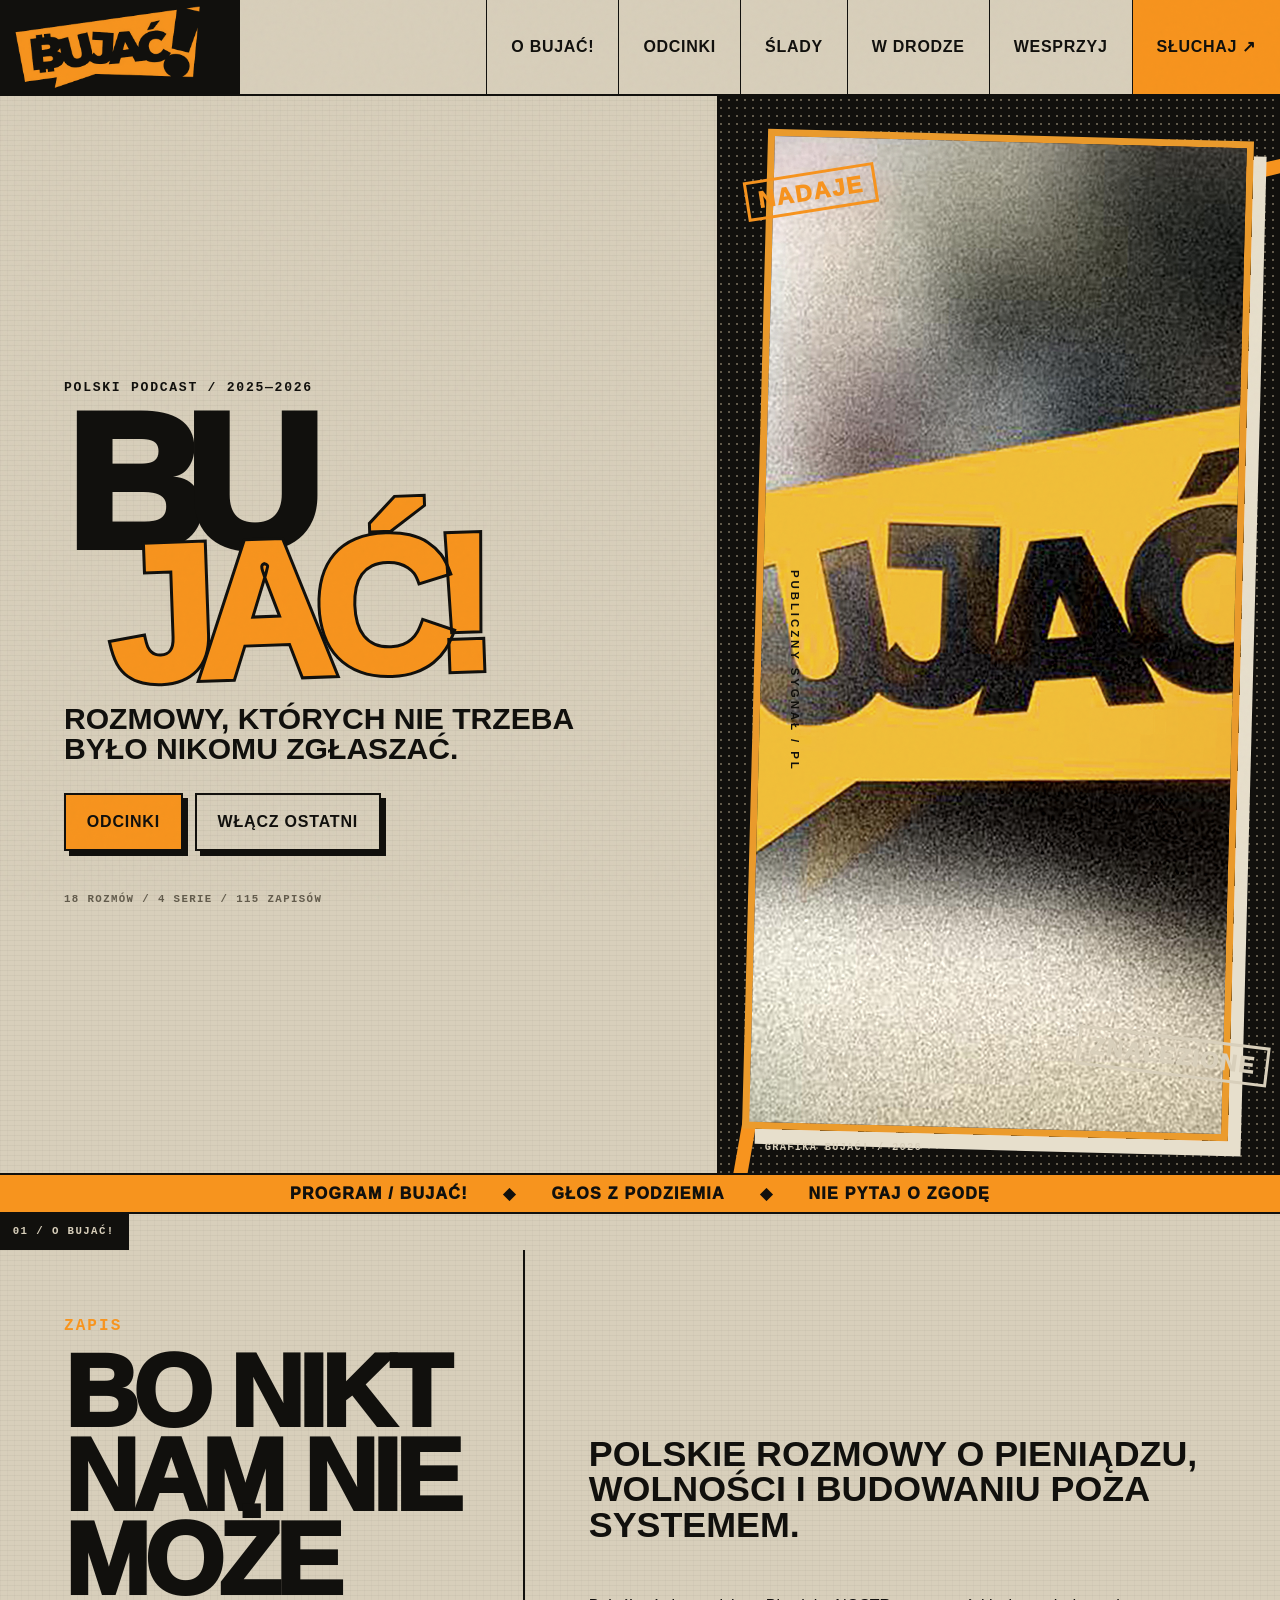
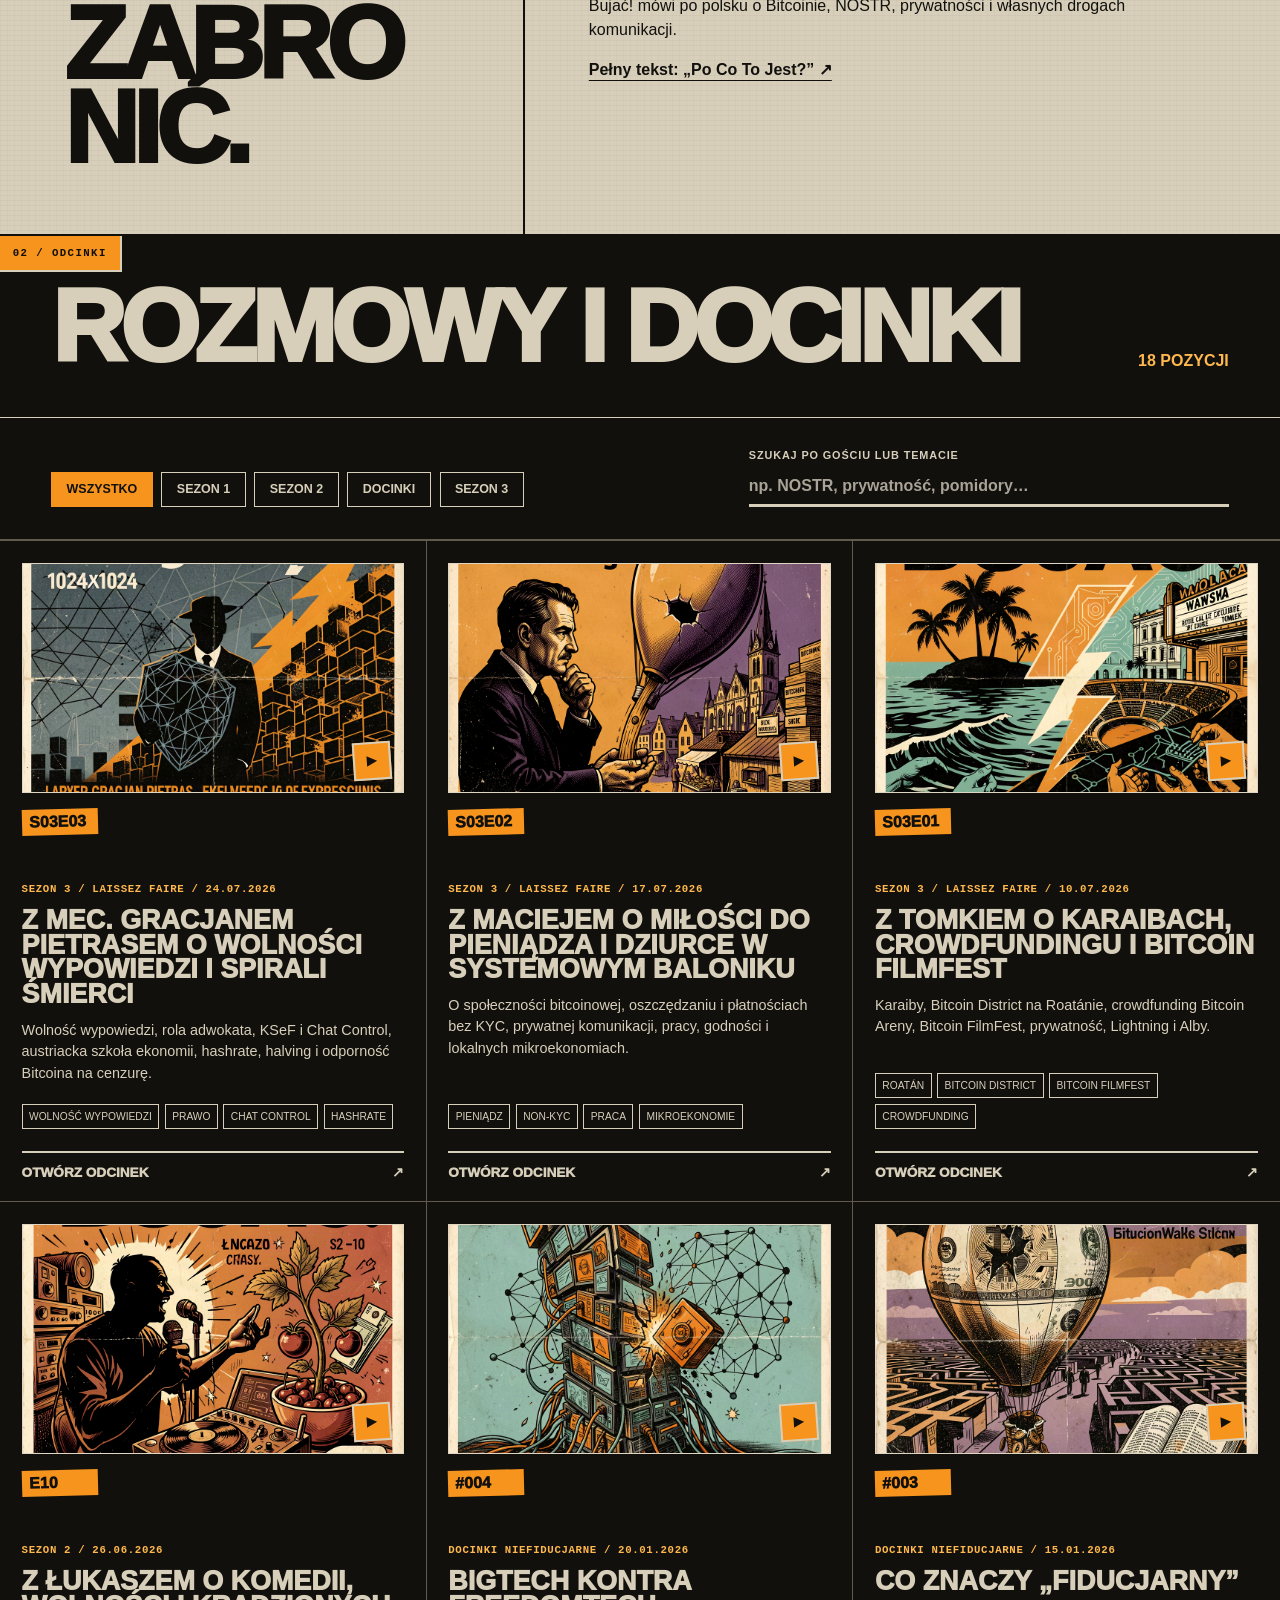
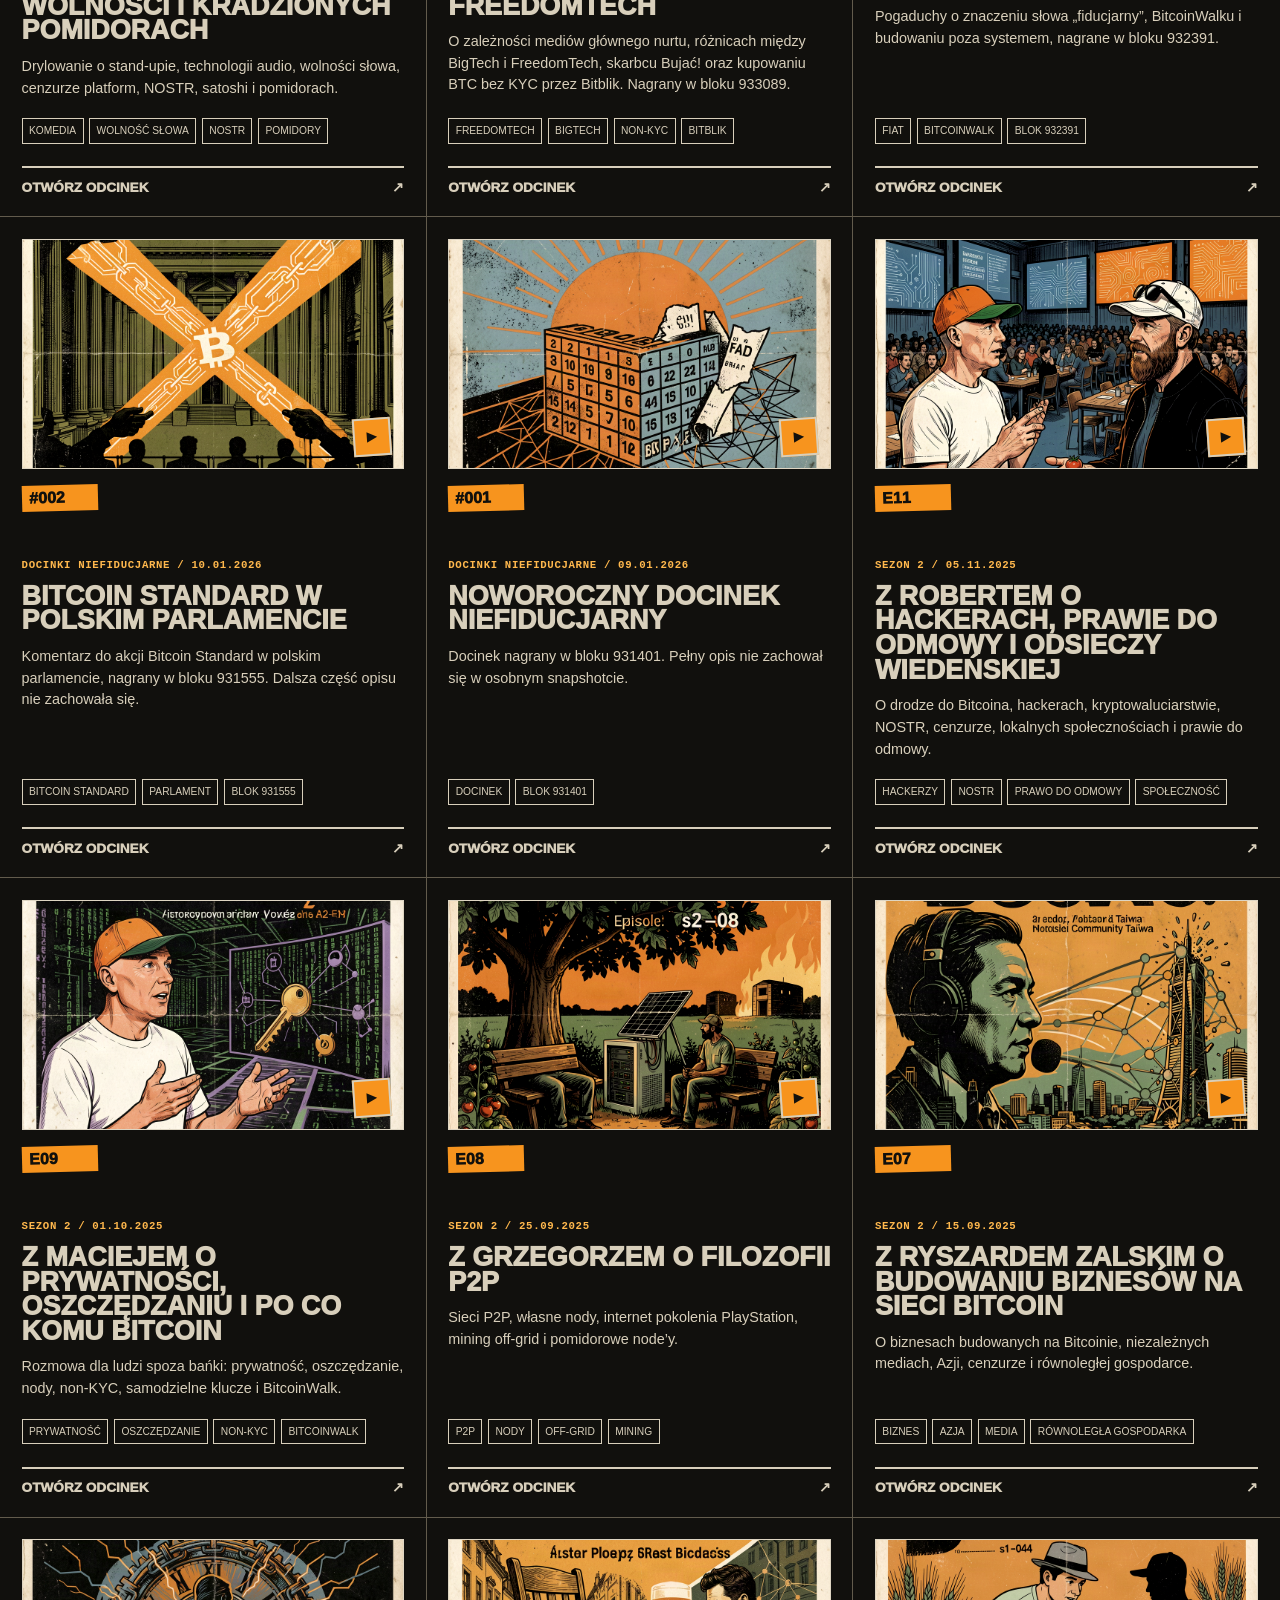
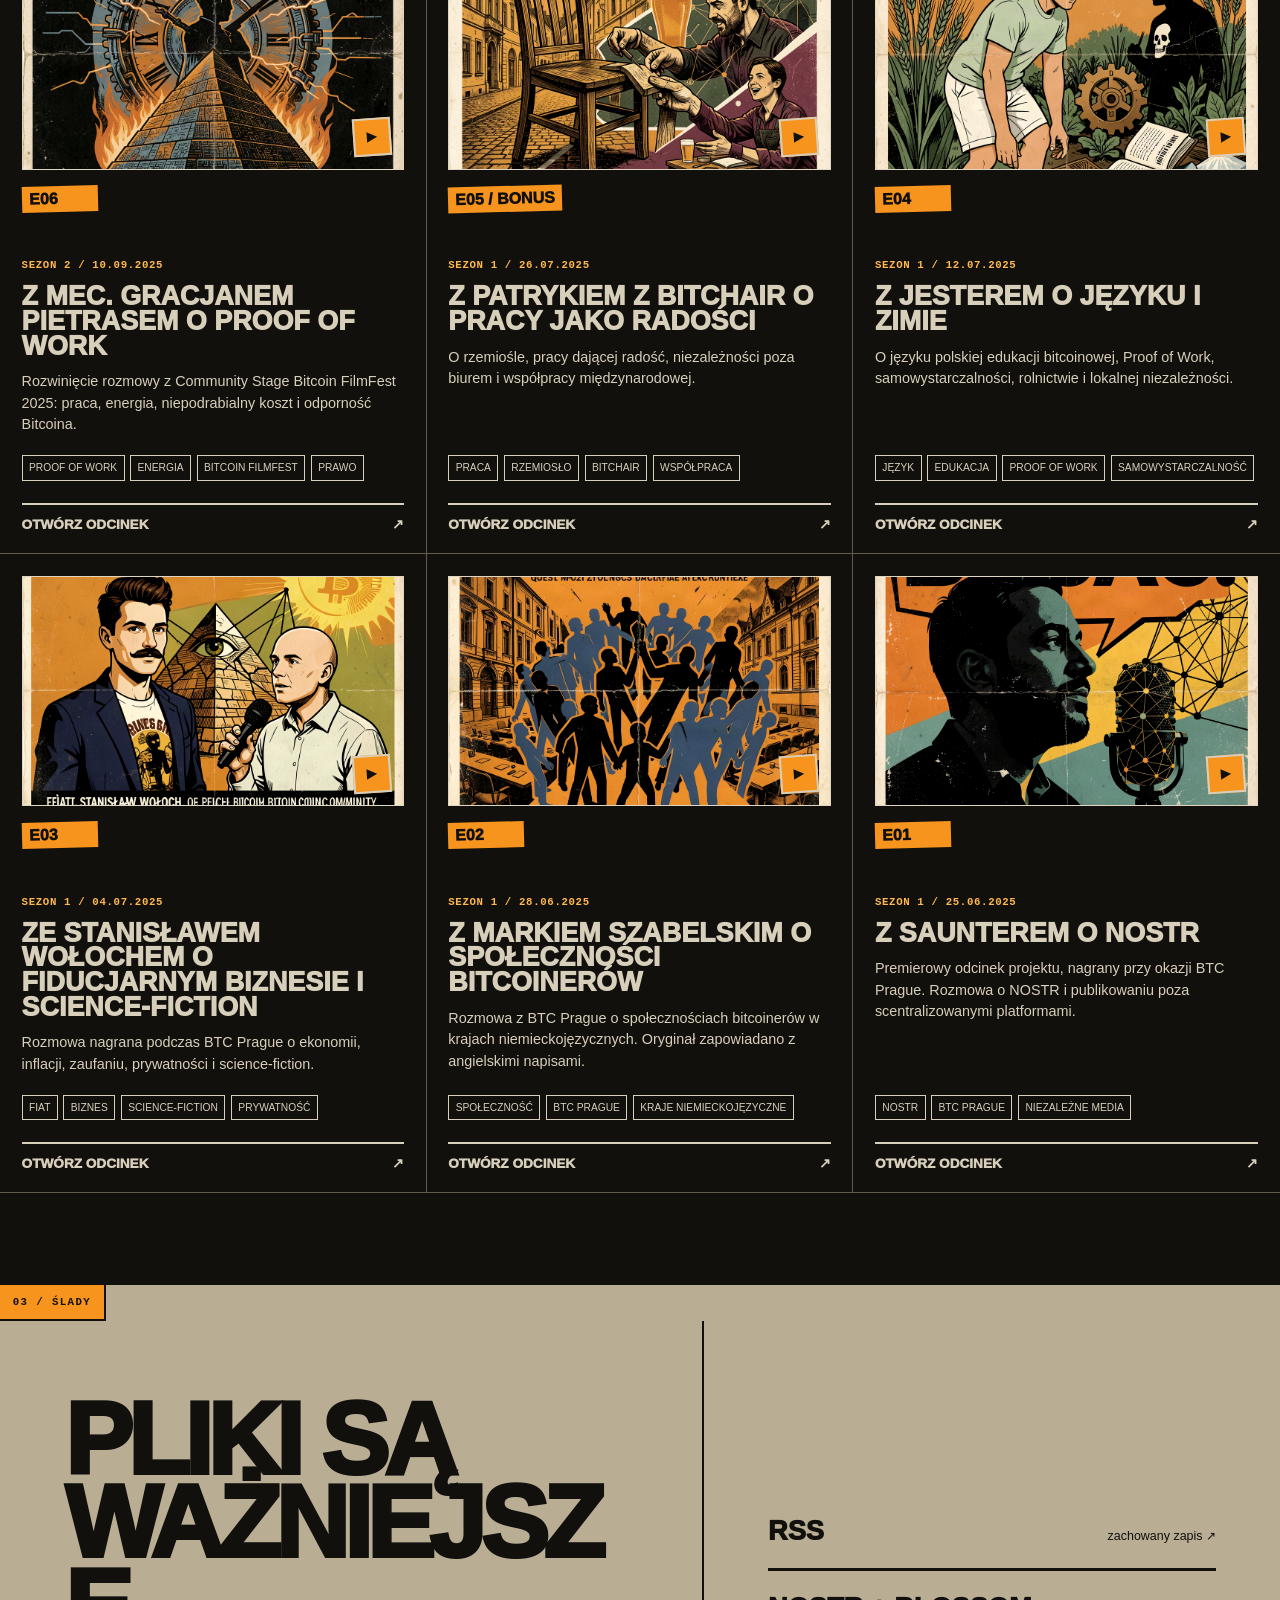
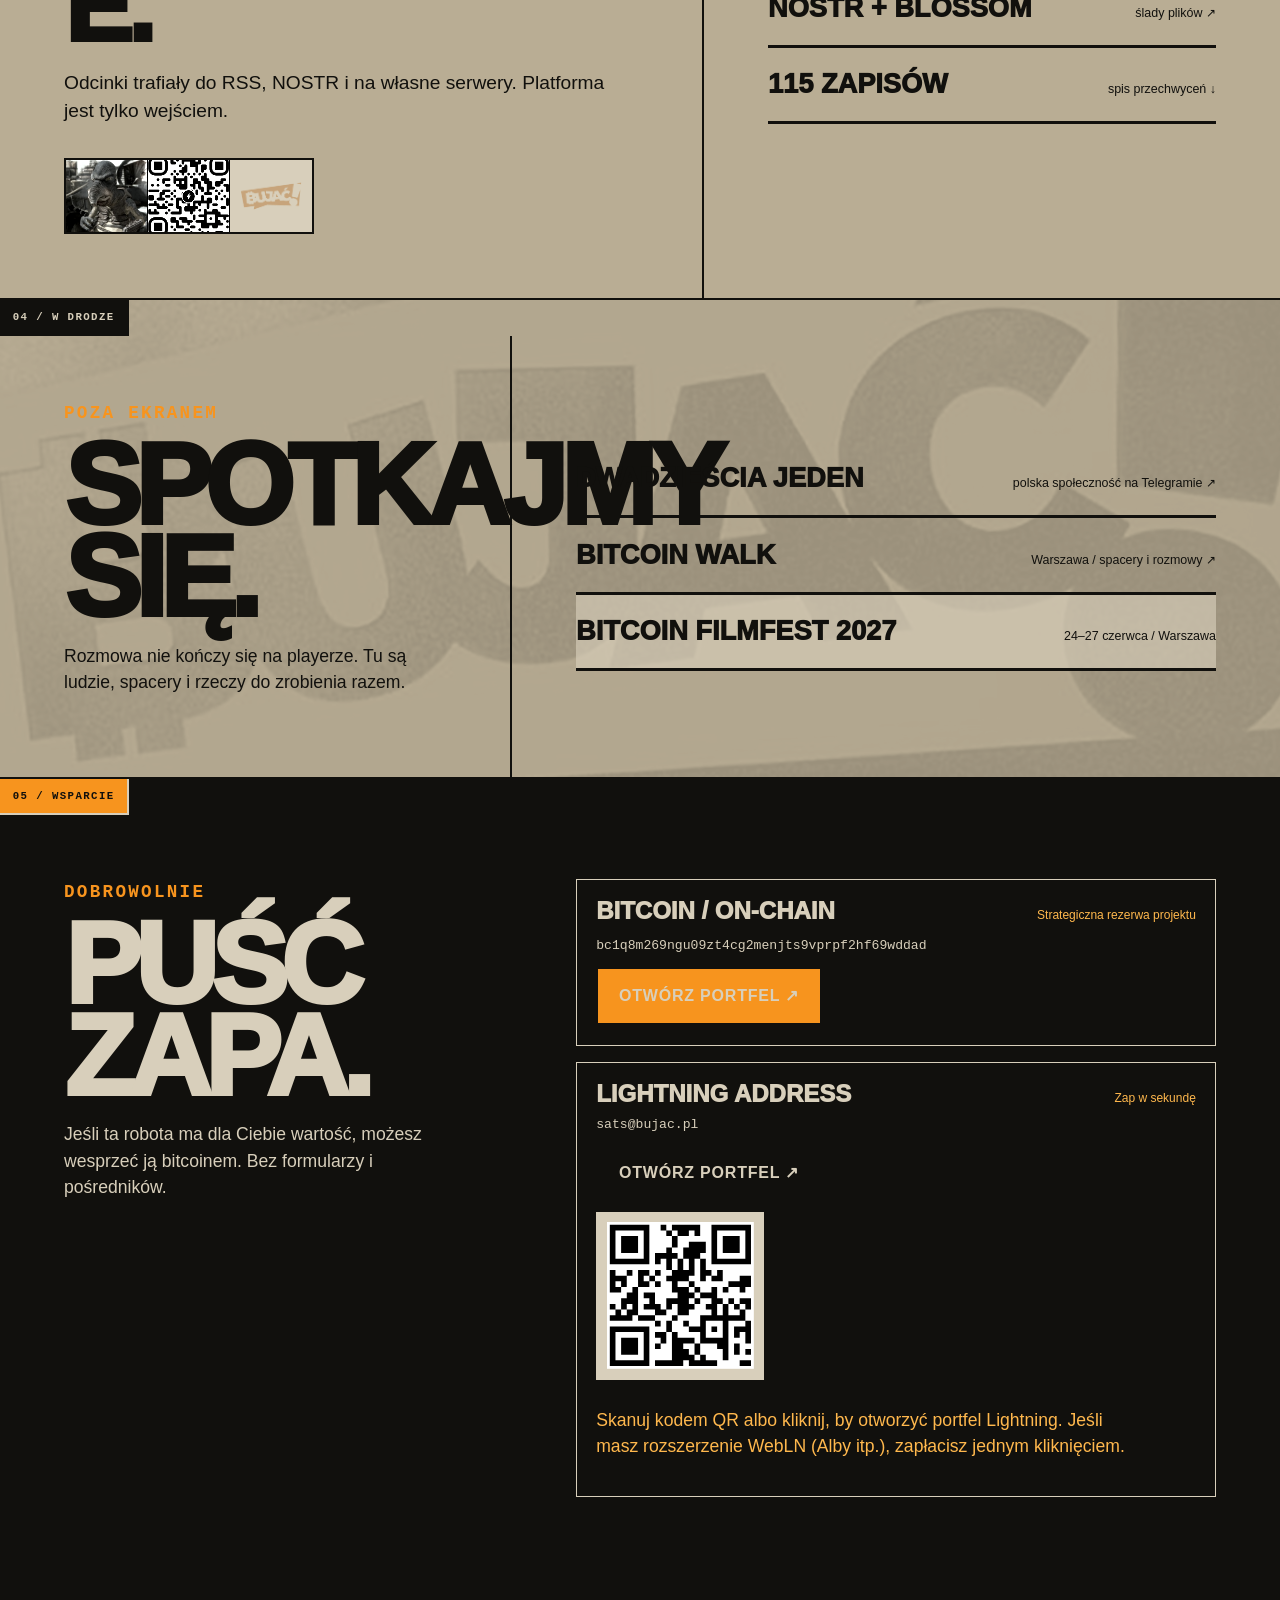
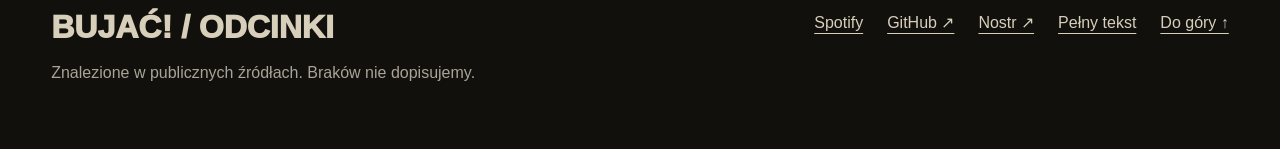
<file: index.html>
<!doctype html>
<html lang="pl">
<head>
  <meta charset="utf-8">
  <meta name="viewport" content="width=device-width, initial-scale=1">
  <meta name="theme-color" content="#11100d">
  <meta name="description" content="Bujać! — niezależne polskie rozmowy o Bitcoinie, NOSTR, prywatności i budowaniu poza systemem.">
  <meta property="og:title" content="Bujać! — niezależne rozmowy">
  <meta property="og:description" content="18 rozmów o Bitcoinie, NOSTR, wolności, pracy i budowaniu poza systemem.">
  <meta property="og:image" content="assets/bujac-podcast.jpg">
  <meta property="og:type" content="website">
  <title>Bujać! — niezależne rozmowy</title>
  <link rel="icon" href="assets/logo.png">
  <link rel="stylesheet" href="styles.css">
  <script src="js/vendor/qrcode.js" defer></script>
  <script type="module" src="app.js"></script>
</head>
<body>
  <a class="skip-link" href="#odcinki">Przejdź do odcinków</a>

  <header class="masthead" id="top">
    <a class="brand" href="#top" aria-label="Bujać! — początek strony">
      <img src="assets/logo.png" alt="Bujać!" width="236" height="100">
    </a>
    <nav class="main-nav" aria-label="Główna nawigacja">
      <a href="#o-bujac">O Bujać!</a>
      <a href="#odcinki">Odcinki</a>
      <a href="#slady">Ślady</a>
      <a href="#w-drodze">W drodze</a>
      <a href="#wsparcie">Wesprzyj</a>
    </nav>
    <a class="signal-link" href="https://open.spotify.com/show/7JKCgH1nxriBsh6y9JlfOY" target="_blank" rel="noreferrer">Słuchaj ↗</a>
  </header>

  <main>
    <section class="hero" aria-labelledby="hero-title">
      <div class="hero-copy">
        <p class="eyebrow">POLSKI PODCAST / 2025—2026</p>
        <h1 id="hero-title"><span>BU</span><span>JAĆ!</span></h1>
        <p class="hero-thesis">Rozmowy, których nie trzeba było nikomu zgłaszać.</p>
        <div class="hero-actions">
          <a class="button button-primary" href="#odcinki">Odcinki</a>
          <button class="button button-ghost" type="button" data-open-latest>Włącz ostatni</button>
        </div>
        <p class="field-note">18 rozmów / 4 serie / 115 zapisów</p>
      </div>
      <figure class="hero-art">
        <img src="assets/bujac-podcast.jpg" alt="Oryginalna czarno-żółta grafika Bujać! w formie komiksowego dymku" width="1000" height="1000">
        <figcaption>GRAFIKA BUJAĆ! / 2026</figcaption>
        <span class="stamp stamp-one" aria-hidden="true">NADAJE</span>
        <span class="stamp stamp-two" aria-hidden="true">ZNALEZIONE</span>
      </figure>
    </section>

    <aside class="broadcast-strip" tabindex="0" aria-label="Deklaracja projektu">
      <span>PROGRAM / BUJAĆ!</span>
      <span aria-hidden="true">◆</span>
      <span>GŁOS Z PODZIEMIA</span>
      <span aria-hidden="true">◆</span>
      <span>NIE PYTAJ O ZGODĘ</span>
    </aside>

    <section class="manifest-section" id="o-bujac" aria-labelledby="manifest-title">
      <div class="section-mark" aria-hidden="true">01 / O BUJAĆ!</div>
      <div class="manifest-grid">
        <div>
          <p class="kicker">ZAPIS</p>
          <h2 id="manifest-title">Bo nikt nam nie może zabronić.</h2>
        </div>
        <div class="manifest-copy">
          <p class="lead">Polskie rozmowy o pieniądzu, wolności i budowaniu poza systemem.</p>
          <p>Bujać! mówi po polsku o Bitcoinie, NOSTR, prywatności i własnych drogach komunikacji.</p>
          <a class="text-link" href="po-co-to-jest.html">Pełny tekst: „Po Co To Jest?” ↗</a>
        </div>
      </div>
    </section>

    <section class="archive-section" id="odcinki" aria-labelledby="archive-title">
      <div class="archive-heading">
        <div>
          <div class="section-mark" aria-hidden="true">02 / ODCINKI</div>
          <h2 id="archive-title">Rozmowy i docinki</h2>
        </div>
        <p id="archive-count" class="archive-count" aria-live="polite">Ładowanie katalogu…</p>
      </div>

      <div class="filters">
        <div class="series-filters" role="group" aria-label="Seria">
          <button class="filter-chip is-active" type="button" data-series="all" aria-pressed="true">Wszystko</button>
          <button class="filter-chip" type="button" data-series="sezon-1" aria-pressed="false">Sezon 1</button>
          <button class="filter-chip" type="button" data-series="sezon-2" aria-pressed="false">Sezon 2</button>
          <button class="filter-chip" type="button" data-series="docinki" aria-pressed="false">Docinki</button>
          <button class="filter-chip" type="button" data-series="sezon-3" aria-pressed="false">Sezon 3</button>
        </div>
        <label class="search-field">
          <span>Szukaj po gościu lub temacie</span>
          <input id="episode-search" type="search" inputmode="search" placeholder="np. NOSTR, prywatność, pomidory…" autocomplete="off">
        </label>
      </div>

      <div id="episode-grid" class="episode-grid" aria-live="polite" aria-busy="true">
        <noscript>
          <article class="no-script">
            <h3>Odcinki wymagają JavaScriptu.</h3>
            <p>Włącz JavaScript, aby zobaczyć listę rozmów i playerów.</p>
          </article>
        </noscript>
      </div>
      <p id="empty-state" class="empty-state" hidden>Brak wyników. Zmień filtr albo hasło.</p>
    </section>

    <section class="infrastructure-section" id="slady" aria-labelledby="infra-title">
      <div class="section-mark" aria-hidden="true">03 / ŚLADY</div>
      <div class="infra-layout">
        <div>
          <h2 id="infra-title">Pliki są<br>ważniejsze.</h2>
          <p>Odcinki trafiały do RSS, NOSTR i na własne serwery. Platforma jest tylko wejściem.</p>
          <div class="evidence-strip" role="group" aria-label="Odzyskane grafiki źródłowe">
            <img src="assets/about-img.png" alt="Odzyskana grafika strony Po Co To Jest?" width="564" height="521">
            <img src="assets/scanner.png" alt="Odzyskana ikona skanera" width="303" height="303">
            <img src="assets/relay-mark.png" alt="Odzyskane oznaczenie relay" width="2835" height="2835">
          </div>
        </div>
        <div class="infra-list">
          <a href="https://web.archive.org/web/20251002091808id_/https://castr.me/npub1adsudqw8jge35ff5g8vc7q6xqugpza3cxmaqm6fgk4uv0nd50gms4hn7pf/rss.xml" target="_blank" rel="noreferrer"><strong>RSS</strong><span>zachowany zapis ↗</span></a>
          <a href="https://web.archive.org/web/20251002092817id_/https://media.bujac.pl/" target="_blank" rel="noreferrer"><strong>NOSTR + Blossom</strong><span>ślady plików ↗</span></a>
          <a href="data/wayback-manifest.json"><strong>115 zapisów</strong><span>spis przechwyceń ↓</span></a>
        </div>
      </div>
    </section>

    <section class="community-section" id="w-drodze" aria-labelledby="community-title">
      <div class="section-mark" aria-hidden="true">04 / W DRODZE</div>
      <div class="community-layout">
        <div>
          <p class="kicker">POZA EKRANEM</p>
          <h2 id="community-title">Spotkajmy się.</h2>
          <p>Rozmowa nie kończy się na playerze. Tu są ludzie, spacery i rzeczy do zrobienia razem.</p>
        </div>
        <div class="community-links">
          <a href="https://t.me/DwadziesciaJeden" target="_blank" rel="noreferrer">
            <strong>Dwadzieścia Jeden</strong>
            <span>polska społeczność na Telegramie ↗</span>
          </a>
          <a href="https://bitcoinwalk.org/warszawa/" target="_blank" rel="noreferrer">
            <strong>Bitcoin Walk</strong>
            <span>Warszawa / spacery i rozmowy ↗</span>
          </a>
          <div class="event-card">
            <strong>Bitcoin FilmFest 2027</strong>
            <span>24–27 czerwca / Warszawa</span>
          </div>
        </div>
      </div>
    </section>

    <section class="support-section" id="wsparcie" aria-labelledby="support-title">
      <div class="section-mark" aria-hidden="true">05 / WSPARCIE</div>
      <div class="support-layout">
        <div>
          <p class="kicker">DOBROWOLNIE</p>
          <h2 id="support-title">Puść zapa.</h2>
          <p>Jeśli ta robota ma dla Ciebie wartość, możesz wesprzeć ją bitcoinem. Bez formularzy i pośredników.</p>
        </div>
        <div class="donation-list">
          <div class="donation-item">
            <div><strong>Bitcoin / on-chain</strong><span>Strategiczna rezerwa projektu</span></div>
            <code>bc1q8m269ngu09zt4cg2menjts9vprpf2hf69wddad</code>
            <a class="button button-primary" href="bitcoin:bc1q8m269ngu09zt4cg2menjts9vprpf2hf69wddad">Otwórz portfel ↗</a>
          </div>
          <div class="donation-item donation-item-lightning" id="lightning-donation">
            <div><strong>Lightning Address</strong><span>Zap w sekundę</span></div>
            <code>sats@bujac.pl</code>
            <div class="lightning-actions">
              <a class="button button-ghost" id="lightning-open" href="lightning:sats@bujac.pl">Otwórz portfel ↗</a>
              <button class="button button-ghost" type="button" id="webln-zap" hidden>Zapłać przez WebLN ⚡</button>
            </div>
            <div class="lightning-qr" id="lightning-qr" aria-label="Kod QR do zapłaty Lightning na sats@bujac.pl"></div>
            <p class="lightning-note">Skanuj kodem QR albo kliknij, by otworzyć portfel Lightning. Jeśli masz rozszerzenie WebLN (Alby itp.), zapłacisz jednym kliknięciem.</p>
          </div>
        </div>
      </div>
    </section>
  </main>

  <footer>
    <div>
      <strong>BUJAĆ! / ODCINKI</strong>
      <p>Znalezione w publicznych źródłach. Braków nie dopisujemy.</p>
    </div>
    <div class="footer-links">
      <a href="https://open.spotify.com/show/7JKCgH1nxriBsh6y9JlfOY" target="_blank" rel="noreferrer">Spotify</a>
      <a href="https://github.com/itstomekk/bujac-archiwum" target="_blank" rel="noreferrer">GitHub ↗</a>
      <a href="nostr:npub1adsudqw8jge35ff5g8vc7q6xqugpza3cxmaqm6fgk4uv0nd50gms4hn7pf" target="_blank" rel="noreferrer">Nostr ↗</a>
      <a href="po-co-to-jest.html">Pełny tekst</a>
      <a href="#top">Do góry ↑</a>
    </div>
    </footer>

  <dialog id="episode-dialog" class="episode-dialog" aria-labelledby="dialog-title">
    <button class="dialog-close" type="button" data-close-dialog aria-label="Zamknij odcinek">×</button>
    <div id="dialog-content"></div>
  </dialog>

  <template id="episode-template">
    <article class="episode-card">
      <button class="artwork-button" type="button" aria-label="Odtwórz odcinek z grafiki" aria-expanded="false">
        <img class="episode-artwork" data-artwork alt="Grafika odcinka" width="1024" height="1024" loading="lazy">
        <span class="artwork-play" aria-hidden="true">▶</span>
      </button>
      <div class="card-player" data-card-player hidden></div>
      <div class="episode-index"></div>
      <div class="episode-meta"></div>
      <h3></h3>
      <p class="episode-summary"></p>
      <ul class="topic-list" aria-label="Tematy"></ul>
      <button class="card-action" type="button">Otwórz odcinek <span aria-hidden="true">↗</span></button>
    </article>
  </template>
</body>
</html>
</file>
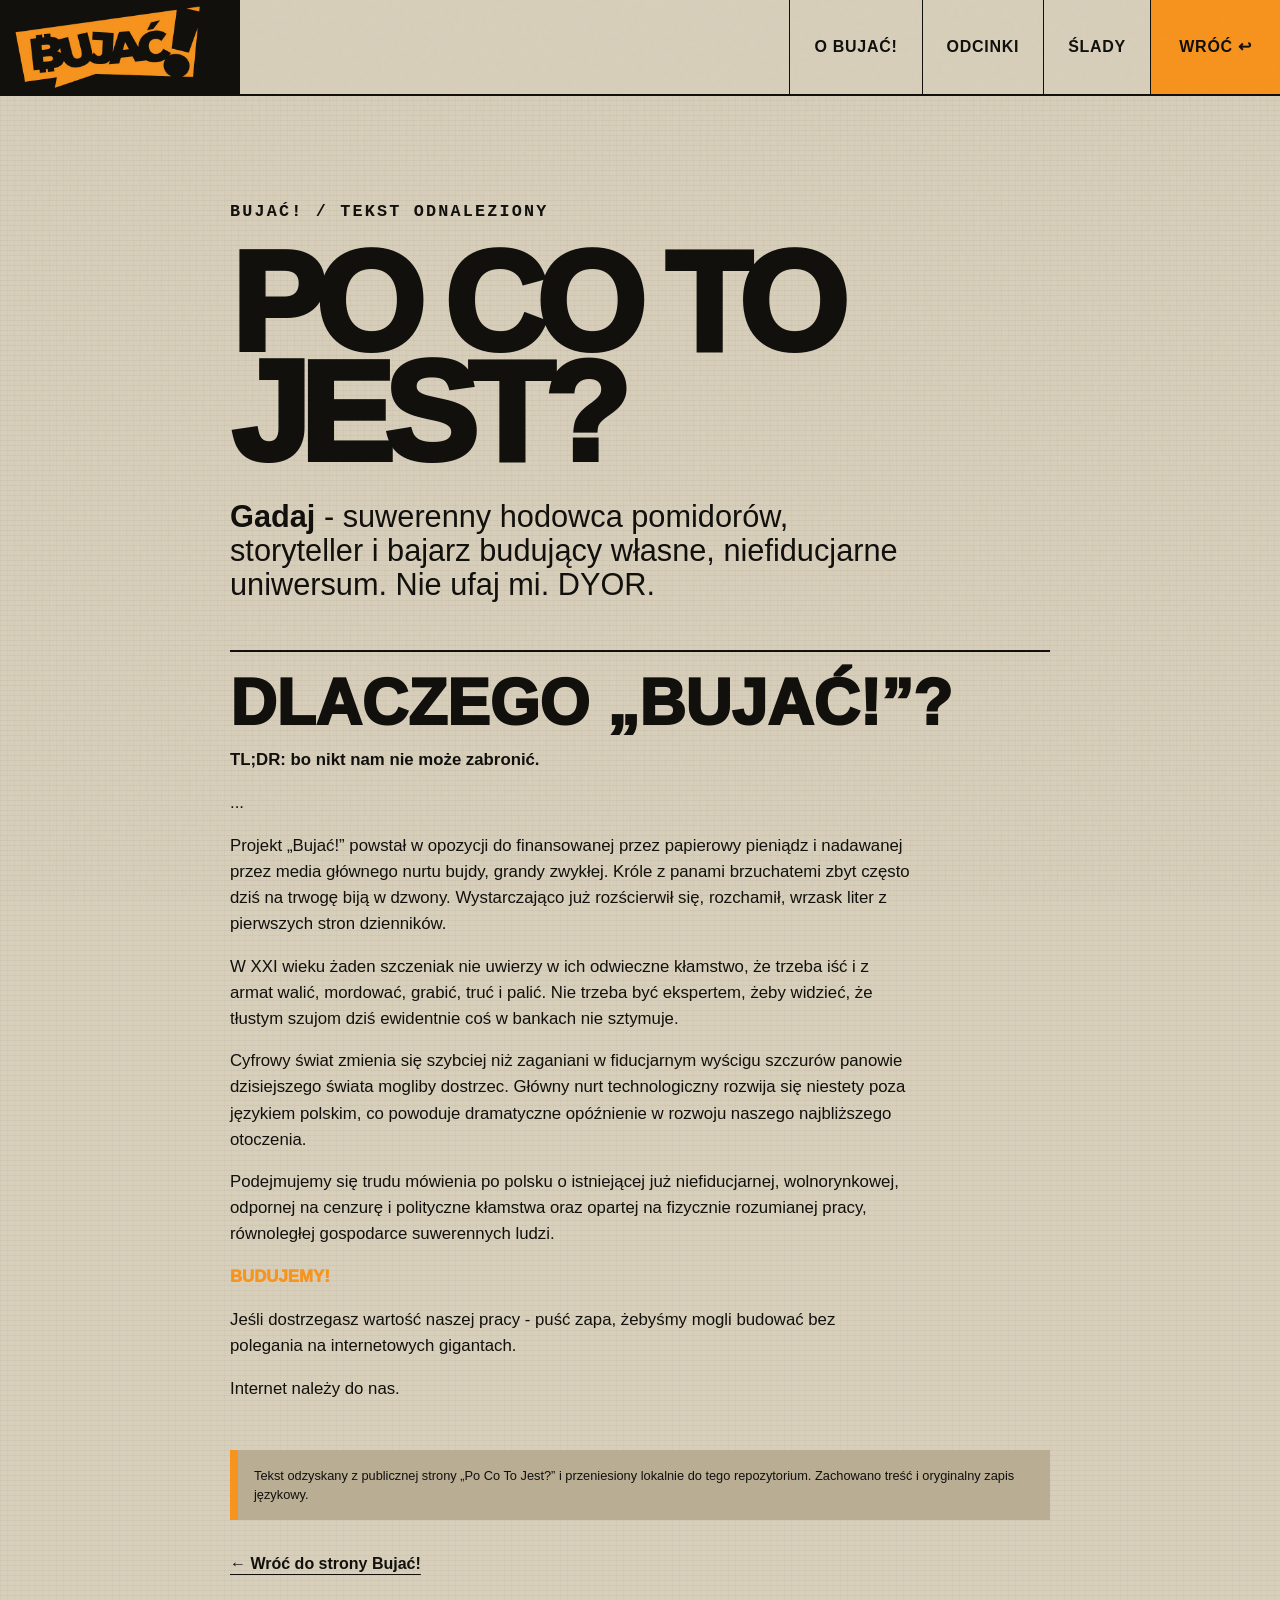
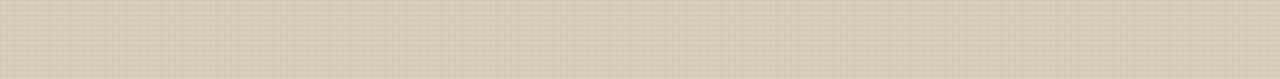
<file: po-co-to-jest.html>
<!doctype html>
<html lang="pl">
<head>
  <meta charset="utf-8">
  <meta name="viewport" content="width=device-width, initial-scale=1">
  <meta name="description" content="Pełny odzyskany tekst Bujać! — Po Co To Jest?">
  <title>Bujać! — Po Co To Jest?</title>
  <link rel="icon" href="assets/logo.png">
  <link rel="stylesheet" href="styles.css">
</head>
<body class="text-page">
  <header class="masthead" id="top">
    <a class="brand" href="index.html" aria-label="Bujać! — strona główna">
      <img src="assets/logo.png" alt="Bujać!" width="236" height="100">
    </a>
    <nav class="main-nav" aria-label="Główna nawigacja">
      <a href="index.html#o-bujac">O Bujać!</a>
      <a href="index.html#odcinki">Odcinki</a>
      <a href="index.html#slady">Ślady</a>
    </nav>
    <a class="signal-link" href="index.html">Wróć ↩</a>
  </header>
  <main>
    <article class="full-text">
      <p class="eyebrow">BUJAĆ! / TEKST ODNALEZIONY</p>
      <h1>Po Co To Jest?</h1>
      <p class="full-text-lead"><strong>Gadaj</strong> - suwerenny hodowca pomidorów, storyteller i bajarz budujący własne, niefiducjarne uniwersum. Nie ufaj mi. DYOR.</p>
      <h2>Dlaczego „Bujać!”?</h2>
      <p><strong>TL;DR: bo nikt nam nie może zabronić.</strong></p>
      <p>...</p>
      <p>Projekt „Bujać!” powstał w opozycji do finansowanej przez papierowy pieniądz i nadawanej przez media głównego nurtu bujdy, grandy zwykłej. Króle z panami brzuchatemi zbyt często dziś na trwogę biją w dzwony. Wystarczająco już rozścierwił się, rozchamił, wrzask liter z pierwszych stron dzienników.</p>
      <p>W XXI wieku żaden szczeniak nie uwierzy w ich odwieczne kłamstwo, że trzeba iść i z armat walić, mordować, grabić, truć i palić. Nie trzeba być ekspertem, żeby widzieć, że tłustym szujom dziś ewidentnie coś w bankach nie sztymuje.</p>
      <p>Cyfrowy świat zmienia się szybciej niż zaganiani w fiducjarnym wyścigu szczurów panowie dzisiejszego świata mogliby dostrzec. Główny nurt technologiczny rozwija się niestety poza językiem polskim, co powoduje dramatyczne opóźnienie w rozwoju naszego najbliższego otoczenia.</p>
      <p>Podejmujemy się trudu mówienia po polsku o istniejącej już niefiducjarnej, wolnorynkowej, odpornej na cenzurę i polityczne kłamstwa oraz opartej na fizycznie rozumianej pracy, równoległej gospodarce suwerennych ludzi.</p>
      <p class="full-text-shout">Budujemy!</p>
      <p>Jeśli dostrzegasz wartość naszej pracy - puść zapa, żebyśmy mogli budować bez polegania na internetowych gigantach.</p>
      <p>Internet należy do nas.</p>
      <aside class="source-note">Tekst odzyskany z publicznej strony „Po Co To Jest?” i przeniesiony lokalnie do tego repozytorium. Zachowano treść i oryginalny zapis językowy.</aside>
      <a class="text-link" href="index.html#o-bujac">← Wróć do strony Bujać!</a>
    </article>
  </main>
</body>
</html>
</file>
<file: styles.css>
:root {
  --ink: #11100d;
  --paper: #d8cfbb;
  --paper-deep: #b9ad94;
  --signal: #f7941e;
  --signal-light: #ffb84d;
  --graphite: #625b4c;
  --line: 2px solid var(--ink);
  --display: "Arial Narrow", "Roboto Condensed", Impact, sans-serif;
  --body: Arial, Helvetica, sans-serif;
  color-scheme: light;
}

* { box-sizing: border-box; }

html { scroll-behavior: smooth; }

body {
  margin: 0;
  color: var(--ink);
  background:
    linear-gradient(rgba(17,16,13,.035) 1px, transparent 1px),
    linear-gradient(90deg, rgba(17,16,13,.025) 1px, transparent 1px),
    var(--paper);
  background-size: 5px 5px, 7px 7px, auto;
  font-family: var(--body);
  line-height: 1.5;
  overflow-x: hidden;
}

body::before {
  content: "";
  position: fixed;
  inset: 0;
  pointer-events: none;
  opacity: .14;
  mix-blend-mode: multiply;
  background-image: url("data:image/svg+xml,%3Csvg viewBox='0 0 180 180' xmlns='http://www.w3.org/2000/svg'%3E%3Cfilter id='n'%3E%3CfeTurbulence type='fractalNoise' baseFrequency='.9' numOctaves='3' stitchTiles='stitch'/%3E%3C/filter%3E%3Crect width='100%25' height='100%25' filter='url(%23n)' opacity='.25'/%3E%3C/svg%3E");
  z-index: 100;
}

img { max-width: 100%; display: block; }
a { color: inherit; }
button, input { font: inherit; }
button { color: inherit; }

.skip-link {
  position: fixed;
  top: 8px;
  left: 8px;
  z-index: 999;
  padding: .75rem 1rem;
  background: var(--signal);
  color: var(--ink);
  border: var(--line);
  transform: translateY(-150%);
}
.skip-link:focus { transform: none; }

:focus-visible { outline: 4px solid var(--signal); outline-offset: 3px; }

.masthead {
  position: relative;
  display: grid;
  grid-template-columns: 240px 1fr auto;
  align-items: stretch;
  min-height: 88px;
  border-bottom: var(--line);
  background: var(--paper);
  z-index: 5;
}
.brand {
  display: flex;
  align-items: center;
  padding: .35rem .75rem;
  background: var(--ink);
  overflow: hidden;
}
.brand img { width: 190px; height: auto; }
.main-nav { display: flex; justify-content: flex-end; align-items: center; }
.main-nav a, .signal-link {
  display: flex;
  align-items: center;
  height: 100%;
  padding: 0 1.5rem;
  border-left: 1px solid var(--ink);
  font-family: var(--display);
  font-weight: 900;
  text-transform: uppercase;
  text-decoration: none;
  letter-spacing: .045em;
}
.main-nav a:hover { background: var(--paper-deep); }
.signal-link { background: var(--signal); min-width: 130px; justify-content: center; }
.signal-link:hover { background: var(--ink); color: var(--paper); }

.hero {
  min-height: 650px;
  display: grid;
  grid-template-columns: minmax(0, 1.12fr) minmax(360px, .88fr);
  border-bottom: var(--line);
}
.hero-copy {
  position: relative;
  padding: clamp(2.5rem, 5vw, 5rem) clamp(1.25rem, 5vw, 5rem) 3rem;
  display: flex;
  flex-direction: column;
  justify-content: center;
}
.hero-copy::after {
  content: "PUBLICZNY SYGNAŁ / PL";
  position: absolute;
  top: 44%;
  right: -5.2rem;
  writing-mode: vertical-rl;
  font: 900 .72rem/1 var(--body);
  letter-spacing: .25em;
  z-index: 3;
}
.eyebrow, .kicker, .field-note, .section-mark {
  font-family: ui-monospace, "Cascadia Mono", Consolas, monospace;
  font-weight: 800;
  text-transform: uppercase;
  letter-spacing: .13em;
}
.eyebrow { margin: 0 0 1.5rem; font-size: .82rem; }
.hero h1 {
  margin: 0;
  display: flex;
  flex-direction: column;
  font-family: var(--display);
  font-size: clamp(6rem, 15vw, 13rem);
  font-weight: 950;
  letter-spacing: -.105em;
  line-height: .65;
  text-transform: uppercase;
}
.hero h1 span:last-child {
  margin-left: .22em;
  color: var(--signal);
  -webkit-text-stroke: 3px var(--ink);
  transform: rotate(-2deg);
}
.hero-thesis {
  max-width: 520px;
  margin: 2rem 0 1.75rem;
  font: 900 clamp(1.3rem, 2.35vw, 2.15rem)/1.02 var(--display);
  text-transform: uppercase;
}
.hero-actions { display: flex; flex-wrap: wrap; gap: .75rem; }
.button {
  appearance: none;
  border: var(--line);
  border-radius: 0;
  padding: .95rem 1.3rem;
  font-family: var(--display);
  font-weight: 900;
  text-transform: uppercase;
  text-decoration: none;
  letter-spacing: .05em;
  cursor: pointer;
  box-shadow: 5px 5px 0 var(--ink);
  transition: transform 120ms ease, box-shadow 120ms ease;
}
.button:hover { transform: translate(3px, 3px); box-shadow: 2px 2px 0 var(--ink); }
.button-primary { background: var(--signal); }
.button-ghost { background: transparent; }
.field-note { margin: 2.5rem 0 0; font-size: .67rem; color: var(--graphite); }

.hero-art {
  position: relative;
  margin: 0;
  padding: clamp(1rem, 3vw, 3rem);
  display: flex;
  align-items: center;
  justify-content: center;
  background: var(--ink);
  background-image: radial-gradient(var(--graphite) .8px, transparent .8px);
  background-size: 8px 8px;
  overflow: hidden;
}
.hero-art::before,
.hero-art::after {
  content: "";
  position: absolute;
  background: var(--signal);
  z-index: 0;
}
.hero-art::before { width: 68%; height: 14px; top: 9%; right: -8%; transform: rotate(-13deg); }
.hero-art::after { width: 14px; height: 60%; bottom: -6%; left: 11%; transform: rotate(10deg); }
.hero-art img {
  position: relative;
  width: min(100%, 620px);
  aspect-ratio: 1;
  object-fit: cover;
  filter: contrast(1.2) saturate(.78);
  transform: rotate(1.5deg);
  border: 7px solid var(--signal);
  box-shadow: 13px 15px 0 var(--paper);
  z-index: 1;
}
.hero-art figcaption {
  position: absolute;
  left: 3rem;
  bottom: 1.25rem;
  color: var(--paper);
  font: 700 .65rem/1.2 ui-monospace, monospace;
  letter-spacing: .12em;
  z-index: 2;
}
.stamp {
  position: absolute;
  z-index: 2;
  padding: .35rem .6rem;
  border: 3px solid currentColor;
  color: var(--signal);
  font: 950 clamp(.9rem, 2vw, 1.45rem)/1 var(--display);
  letter-spacing: .08em;
  text-transform: uppercase;
}
.stamp-one { top: 7%; left: 5%; transform: rotate(-9deg); }
.stamp-two { right: 2%; bottom: 9%; transform: rotate(7deg); color: var(--paper); }

.broadcast-strip {
  display: flex;
  gap: 2.2rem;
  align-items: center;
  justify-content: center;
  padding: .65rem 1rem;
  overflow: hidden;
  white-space: nowrap;
  border-bottom: var(--line);
  background: var(--signal);
  font: 950 1rem/1 var(--display);
  letter-spacing: .08em;
}

.manifest-section, .archive-section, .infrastructure-section { border-bottom: var(--line); }
.section-mark {
  display: inline-block;
  padding: .55rem .8rem;
  border-right: var(--line);
  border-bottom: var(--line);
  background: var(--ink);
  color: var(--paper);
  font-size: .67rem;
}
.manifest-grid {
  display: grid;
  grid-template-columns: .82fr 1.18fr;
  min-height: 520px;
}
.manifest-grid > div { min-width: 0; padding: clamp(2rem, 5vw, 5rem); }
.manifest-grid > div:first-child { border-right: var(--line); }
.kicker { margin: 0; color: var(--signal); }
.manifest-section h2, .archive-section h2, .infrastructure-section h2 {
  margin: .8rem 0 0;
  font: 950 clamp(3.6rem, 8vw, 8rem)/.82 var(--display);
  letter-spacing: -.055em;
  text-transform: uppercase;
  overflow-wrap: anywhere;
}
.manifest-copy { display: flex; flex-direction: column; justify-content: center; font-size: clamp(1rem, 1.25vw, 1.15rem); }
.manifest-copy .lead { font: 900 clamp(1.5rem, 2.8vw, 2.7rem)/.98 var(--display); text-transform: uppercase; }
blockquote {
  margin: 2rem 0;
  padding: 1.5rem 0 1.5rem 1.5rem;
  border-left: 12px solid var(--signal);
  font-family: var(--display);
  font-weight: 900;
  font-size: 1.4rem;
  line-height: 1.08;
}
.text-link { width: fit-content; font-weight: 800; text-underline-offset: 5px; }
.text-link:hover { background: var(--signal); }

.archive-section { background: var(--ink); color: var(--paper); padding-bottom: clamp(3rem, 7vw, 7rem); }
.archive-section .section-mark { background: var(--signal); color: var(--ink); border-color: var(--paper); }
.archive-heading {
  display: flex;
  align-items: flex-end;
  justify-content: space-between;
  gap: 2rem;
  padding: 0 clamp(1rem, 4vw, 4rem) 3rem 0;
  border-bottom: 1px solid var(--paper);
}
.archive-heading > * { min-width: 0; }
.archive-heading h2 { padding-left: clamp(1rem, 4vw, 4rem); overflow-wrap: anywhere; }
.archive-count { margin: 0; font: 900 1rem/1 var(--display); text-transform: uppercase; color: var(--signal-light); white-space: nowrap; }
.filters {
  display: grid;
  grid-template-columns: 1fr minmax(280px, 480px);
  gap: 1rem;
  align-items: end;
  padding: 2rem clamp(1rem, 4vw, 4rem);
  border-bottom: 1px solid var(--graphite);
}
.series-filters { display: flex; flex-wrap: wrap; gap: .55rem; }
.filter-chip {
  border: 1px solid var(--paper);
  border-radius: 0;
  padding: .65rem .9rem;
  background: transparent;
  color: var(--paper);
  font: 800 .78rem/1 var(--body);
  text-transform: uppercase;
  cursor: pointer;
}
.filter-chip:hover, .filter-chip.is-active { background: var(--signal); color: var(--ink); border-color: var(--signal); }
.search-field { display: grid; gap: .4rem; font: 700 .68rem/1 var(--body); text-transform: uppercase; letter-spacing: .08em; }
.search-field input {
  width: 100%;
  border: 0;
  border-bottom: 3px solid var(--paper);
  border-radius: 0;
  padding: .6rem 0;
  color: var(--paper);
  background: transparent;
  font-size: 1rem;
}
.search-field input::placeholder { color: #aaa397; }
.episode-grid {
  display: grid;
  grid-template-columns: repeat(3, minmax(0, 1fr));
  border-top: 1px solid var(--graphite);
}
.episode-card {
  position: relative;
  min-height: 0;
  padding: 1.35rem;
  display: flex;
  flex-direction: column;
  border-right: 1px solid var(--graphite);
  border-bottom: 1px solid var(--graphite);
  transition: background 140ms ease, color 140ms ease;
}
.episode-card:nth-child(3n) { border-right: 0; }
.artwork-button {
  position: relative;
  display: block;
  width: 100%;
  padding: 0;
  border: 0;
  background: transparent;
  color: inherit;
  cursor: pointer;
}
.episode-artwork {
  width: 100%;
  height: clamp(190px, 18vw, 280px);
  aspect-ratio: auto;
  object-fit: cover;
  margin-bottom: 1rem;
  border: 1px solid var(--paper);
  background: var(--paper-deep);
  filter: contrast(1.08) saturate(.9);
}
.artwork-play {
  position: absolute;
  right: .8rem;
  bottom: 1.8rem;
  display: grid;
  width: 2.4rem;
  height: 2.4rem;
  place-items: center;
  border: 2px solid var(--paper);
  background: var(--signal);
  color: var(--ink);
  font-size: .85rem;
  line-height: 1;
  transform: rotate(-4deg);
}
.artwork-button:hover .episode-artwork,
.artwork-button:focus-visible .episode-artwork { border-color: var(--signal); }
.artwork-button:hover .artwork-play { transform: rotate(4deg) scale(1.08); }
.episode-card:hover { background: var(--paper); color: var(--ink); }
.episode-index {
  width: fit-content;
  min-width: 76px;
  padding: .3rem .45rem;
  margin-bottom: 3rem;
  background: var(--signal);
  color: var(--ink);
  font: 950 1rem/1 var(--display);
  transform: rotate(-1.5deg);
}
.episode-meta { font: 700 .67rem/1.3 ui-monospace, monospace; color: var(--signal-light); text-transform: uppercase; letter-spacing: .06em; }
.episode-card:hover .episode-meta { color: var(--graphite); }
.episode-card h3 { margin: .7rem 0 .8rem; font: 950 clamp(1.6rem, 2.1vw, 2.45rem)/.92 var(--display); text-transform: uppercase; }
.episode-summary { margin: 0 0 1.2rem; font-size: .9rem; }
.topic-list { display: flex; flex-wrap: wrap; gap: .35rem; margin: auto 0 1.4rem; padding: 0; list-style: none; }
.topic-list li { border: 1px solid currentColor; padding: .25rem .4rem; font-size: .64rem; text-transform: uppercase; }
.card-action {
  width: 100%;
  display: flex;
  justify-content: space-between;
  border: 0;
  border-top: 2px solid currentColor;
  padding: .8rem 0 0;
  background: transparent;
  color: inherit;
  font: 950 .85rem/1 var(--display);
  text-transform: uppercase;
  cursor: pointer;
}
.card-action:hover span { transform: translate(3px, -3px); }
.card-action span { transition: transform 120ms ease; }
.card-player { margin: 0 0 1rem; border: 1px solid var(--paper); background: var(--ink); }
.player-missing-copy { margin: 0; padding: 1rem; color: var(--paper); font-size: .78rem; }
.card-player iframe { display: block; width: 100%; min-height: 152px; border: 0; }
.card-player video { display: block; width: 100%; max-height: 220px; }
.empty-state, .no-script { margin: 3rem clamp(1rem, 4vw, 4rem); padding: 2rem; border: 2px solid var(--signal); }

.infrastructure-section { background: var(--paper-deep); }
.infrastructure-section .section-mark { background: var(--signal); color: var(--ink); }
.infra-layout { display: grid; grid-template-columns: 1.1fr .9fr; min-height: 480px; }
.infra-layout > div { min-width: 0; padding: clamp(2rem, 5vw, 5rem); }
.infra-layout > div:first-child { border-right: var(--line); }
.infra-layout p { max-width: 600px; font-size: 1.2rem; }
.evidence-strip {
  display: flex;
  width: fit-content;
  margin-top: 2rem;
  border: var(--line);
  background: var(--paper);
}
.evidence-strip img {
  width: 82px;
  height: 72px;
  object-fit: cover;
  filter: grayscale(.72) contrast(1.25);
  border-right: 1px solid var(--ink);
}
.evidence-strip img:last-child { border-right: 0; }
.infra-list { display: flex; flex-direction: column; justify-content: center; }
.infra-list a {
  display: flex;
  justify-content: space-between;
  align-items: baseline;
  gap: 1rem;
  padding: 1.4rem 0;
  border-bottom: 3px solid var(--ink);
  text-decoration: none;
}
.infra-list a:hover { background: var(--ink); color: var(--paper); padding-inline: 1rem; }
.infra-list strong { font: 950 1.7rem/1 var(--display); text-transform: uppercase; }
.infra-list span { font-size: .78rem; text-align: right; }

.support-section { color: var(--paper); background: var(--ink); border-bottom: var(--line); }
.support-section .section-mark { background: var(--signal); color: var(--ink); border-color: var(--paper); }
.support-layout { display: grid; grid-template-columns: .8fr 1.2fr; }
.support-layout > div { min-width: 0; padding: clamp(2rem, 5vw, 5rem); }
.support-layout > div:first-child { border-right: var(--line); }
.support-section h2 { margin: .8rem 0 1.2rem; font: 950 clamp(4rem, 9vw, 8rem)/.8 var(--display); letter-spacing: -.06em; text-transform: uppercase; }
.support-section p { max-width: 540px; font-size: 1.1rem; }
.donation-list { display: grid; align-content: center; gap: 1rem; }
.donation-item { display: grid; gap: .8rem; padding: 1.2rem; border: 1px solid var(--paper); }
.donation-item > div { display: flex; justify-content: space-between; gap: 1rem; align-items: baseline; }
.donation-item strong { font: 950 1.5rem/1 var(--display); text-transform: uppercase; }
.donation-item span { color: var(--signal-light); font-size: .75rem; text-align: right; }
.donation-item code { display: block; overflow-wrap: anywhere; color: var(--paper); font: .82rem/1.35 ui-monospace, monospace; }
.donation-item .button { justify-self: start; }
.donation-item-lightning { gap: .6rem; }
.lightning-actions { display: flex; flex-wrap: wrap; gap: .6rem; }
.lightning-qr { width: 168px; max-width: 100%; padding: .6rem; background: var(--paper); border: 1px solid var(--paper); }
.lightning-qr svg { display: block; width: 100%; height: auto; }
.lightning-note { max-width: 420px; color: var(--signal-light); font-size: .78rem; }

.community-section {
  position: relative;
  isolation: isolate;
  overflow: hidden;
  background: var(--paper-deep);
  border-bottom: var(--line);
}
.community-section::before {
  content: "";
  position: absolute;
  inset: -8%;
  z-index: -1;
  background: url("assets/bujac-podcast.jpg") center / cover no-repeat;
  background-attachment: fixed;
  filter: grayscale(1) contrast(1.25);
  mix-blend-mode: multiply;
  opacity: .16;
  transform: rotate(-2deg) scale(1.06);
}
.community-layout { display: grid; grid-template-columns: .8fr 1.2fr; }
.community-layout > div { min-width: 0; padding: clamp(2rem, 5vw, 5rem); }
.community-layout > div:first-child { border-right: var(--line); }
.community-section h2 { margin: .8rem 0 1.2rem; font: 950 clamp(4rem, 9vw, 8rem)/.8 var(--display); letter-spacing: -.06em; text-transform: uppercase; }
.community-section p { max-width: 540px; font-size: 1.1rem; }
.community-links { display: grid; align-content: center; }
.community-links a, .event-card { display: flex; justify-content: space-between; align-items: baseline; gap: 1rem; padding: 1.4rem 0; border-bottom: 3px solid var(--ink); text-decoration: none; }
.community-links a:hover { background: var(--signal); padding-inline: 1rem; }
.community-links strong { font: 950 1.7rem/1 var(--display); text-transform: uppercase; }
.community-links span { font-size: .78rem; text-align: right; }
.event-card { background: rgba(216, 207, 187, .64); }

footer {
  min-height: 160px;
  display: flex;
  justify-content: space-between;
  gap: 2rem;
  padding: 3rem clamp(1rem, 4vw, 4rem);
  color: var(--paper);
  background: var(--ink);
}
footer strong { font: 950 2rem/1 var(--display); }
footer p { color: #aaa397; }
.footer-links { display: flex; gap: 1.5rem; align-items: flex-start; }
.footer-links a { text-underline-offset: 5px; }

.full-text {
  width: min(820px, calc(100% - 2rem));
  margin: 0 auto;
  padding: clamp(3rem, 8vw, 8rem) 0;
}
.full-text h1 {
  margin: .3rem 0 2rem;
  font: 950 clamp(4rem, 11vw, 9rem)/.78 var(--display);
  letter-spacing: -.07em;
  text-transform: uppercase;
}
.full-text h2 {
  margin: 3rem 0 1rem;
  padding-top: 1.5rem;
  border-top: var(--line);
  font: 950 clamp(2rem, 5vw, 4rem)/.85 var(--display);
  text-transform: uppercase;
}
.full-text p { max-width: 680px; font-size: 1.05rem; line-height: 1.55; }
.full-text-lead { font-size: clamp(1.35rem, 2.4vw, 2rem) !important; line-height: 1.1 !important; }
.full-text-shout { color: var(--signal); font: 950 clamp(3rem, 8vw, 7rem)/.8 var(--display); text-transform: uppercase; }
.source-note { margin: 3rem 0 2rem; padding: 1rem; border-left: 8px solid var(--signal); background: var(--paper-deep); font-size: .8rem; }

.episode-dialog {
  width: min(920px, calc(100% - 2rem));
  max-height: calc(100vh - 2rem);
  padding: 0;
  border: 4px solid var(--ink);
  border-radius: 0;
  color: var(--ink);
  background: var(--paper);
  box-shadow: 16px 16px 0 var(--signal);
}
.episode-dialog::backdrop { background: rgba(17, 16, 13, .88); }
.dialog-close {
  position: sticky;
  top: 0;
  float: right;
  z-index: 2;
  width: 54px;
  height: 54px;
  border: 0;
  border-left: var(--line);
  border-bottom: var(--line);
  border-radius: 0;
  background: var(--signal);
  font: 900 2rem/1 var(--display);
  cursor: pointer;
}
.dialog-body { padding: clamp(1.3rem, 5vw, 4rem); }
.dialog-number { margin: 0; color: var(--signal); font: 950 1rem/1 var(--display); }
.dialog-body h2 { margin: .5rem 0 1rem; max-width: 760px; font: 950 clamp(2.6rem, 6vw, 5.8rem)/.88 var(--display); text-transform: uppercase; letter-spacing: -.04em; }
.dialog-lead { max-width: 680px; font-size: 1.08rem; }
.episode-description { max-width: 720px; margin: 2rem 0; padding-top: 1.2rem; border-top: var(--line); }
.episode-description h3 { margin: 0 0 1rem; font: 950 1.6rem/1 var(--display); text-transform: uppercase; }
.episode-description p { line-height: 1.5; }
.description-source, .description-missing { color: var(--graphite); font-size: .82rem; }
.player-shell { margin: 2rem 0; border: var(--line); background: var(--ink); color: var(--paper); }
.player-inline, .player-missing { padding: 1.5rem; display: grid; gap: 1rem; }
.player-inline p, .player-missing p { margin: 0; max-width: 620px; }
.player-shell iframe { display: block; width: 100%; border: 0; min-height: 352px; }
.player-shell iframe.spotify-frame { min-height: 152px; }
.player-shell video { display: block; width: 100%; max-height: 70vh; }
.source-ledger { margin-top: 2rem; padding-top: 1rem; border-top: var(--line); }
.source-ledger h3 { font: 950 1.5rem/1 var(--display); text-transform: uppercase; }
.source-ledger ol { padding-left: 1.3rem; }
.source-ledger li { margin: .65rem 0; }
.source-ledger small { display: block; color: var(--graphite); }
.source-ledger a { font-weight: 800; text-underline-offset: 3px; overflow-wrap: anywhere; }

@media (max-width: 980px) {
  .masthead { grid-template-columns: 180px 1fr; }
  .brand img { width: 145px; }
  .main-nav { display: none; }
  .signal-link { grid-column: 2; grid-row: 1; }
  .hero { grid-template-columns: 1fr; }
  .hero-copy { min-height: 650px; }
  .hero-copy::after { display: none; }
  .hero-art { min-height: 620px; }
  .manifest-grid, .infra-layout, .community-layout, .support-layout { grid-template-columns: minmax(0, 1fr); }
  .manifest-grid > div:first-child, .infra-layout > div:first-child, .community-layout > div:first-child, .support-layout > div:first-child { border-right: 0; border-bottom: var(--line); }
  .manifest-grid { min-height: 0; }
  .infra-list { min-width: 0; }
  .episode-grid { grid-template-columns: repeat(2, minmax(0, 1fr)); }
  .episode-card:nth-child(3n) { border-right: 1px solid var(--graphite); }
  .episode-card:nth-child(2n) { border-right: 0; }
  .filters { grid-template-columns: 1fr; }
}

@media (max-width: 620px) {
  .masthead { min-height: 72px; grid-template-columns: 1fr auto; }
  .brand { padding: .2rem .5rem; }
  .brand img { width: 125px; }
  .signal-link { min-width: 105px; padding: 0 .75rem; }
  .hero { min-height: 0; }
  .hero-copy { min-height: 540px; padding: 3.5rem 1rem 2.5rem; }
  .hero h1 { font-size: clamp(6.4rem, 34vw, 9rem); }
  .hero h1 span:last-child { -webkit-text-stroke-width: 2px; }
  .hero-thesis { margin-top: 2rem; }
  .field-note { max-width: 250px; }
  .hero-art { min-height: 450px; padding: 1.4rem; }
  .hero-art img { border-width: 5px; box-shadow: 10px 13px 0 var(--paper); }
  .hero-art figcaption { left: 1.4rem; bottom: .4rem; }
  .stamp { font-size: .72rem; border-width: 2px; }
  .broadcast-strip { justify-content: flex-start; overflow-x: auto; }
  .manifest-grid > div { padding: 3rem 1rem; }
  .manifest-section h2, .archive-section h2, .infrastructure-section h2 { font-size: clamp(3.3rem, 18vw, 5.4rem); }
  .archive-heading { align-items: flex-start; flex-direction: column; padding-right: 1rem; }
  .archive-count { padding-left: 1rem; }
  .filters { padding-inline: 1rem; }
  .episode-grid { grid-template-columns: 1fr; }
  .episode-card, .episode-card:nth-child(3n) { border-right: 0; min-height: 420px; }
  .infra-layout > div, .community-layout > div, .support-layout > div { padding: 3rem 1rem; }
  .infra-list a { align-items: flex-start; flex-direction: column; }
  .infra-list span { text-align: left; }
  .donation-item > div { align-items: flex-start; flex-direction: column; }
  .donation-item span { text-align: left; }
  .community-section::before { background-attachment: scroll; opacity: .1; }
  .community-links a, .event-card { align-items: flex-start; flex-direction: column; }
  .community-links span { text-align: left; }
  footer { flex-direction: column; }
  .footer-links { flex-wrap: wrap; }
  .episode-dialog { width: calc(100% - 1rem); max-height: calc(100vh - 1rem); box-shadow: 7px 7px 0 var(--signal); }
  .dialog-body { padding: 1.2rem; }
  .player-shell iframe { min-height: 220px; }
}

@media (prefers-reduced-motion: reduce) {
  *, *::before, *::after { scroll-behavior: auto !important; transition: none !important; animation: none !important; }
}
</file>
